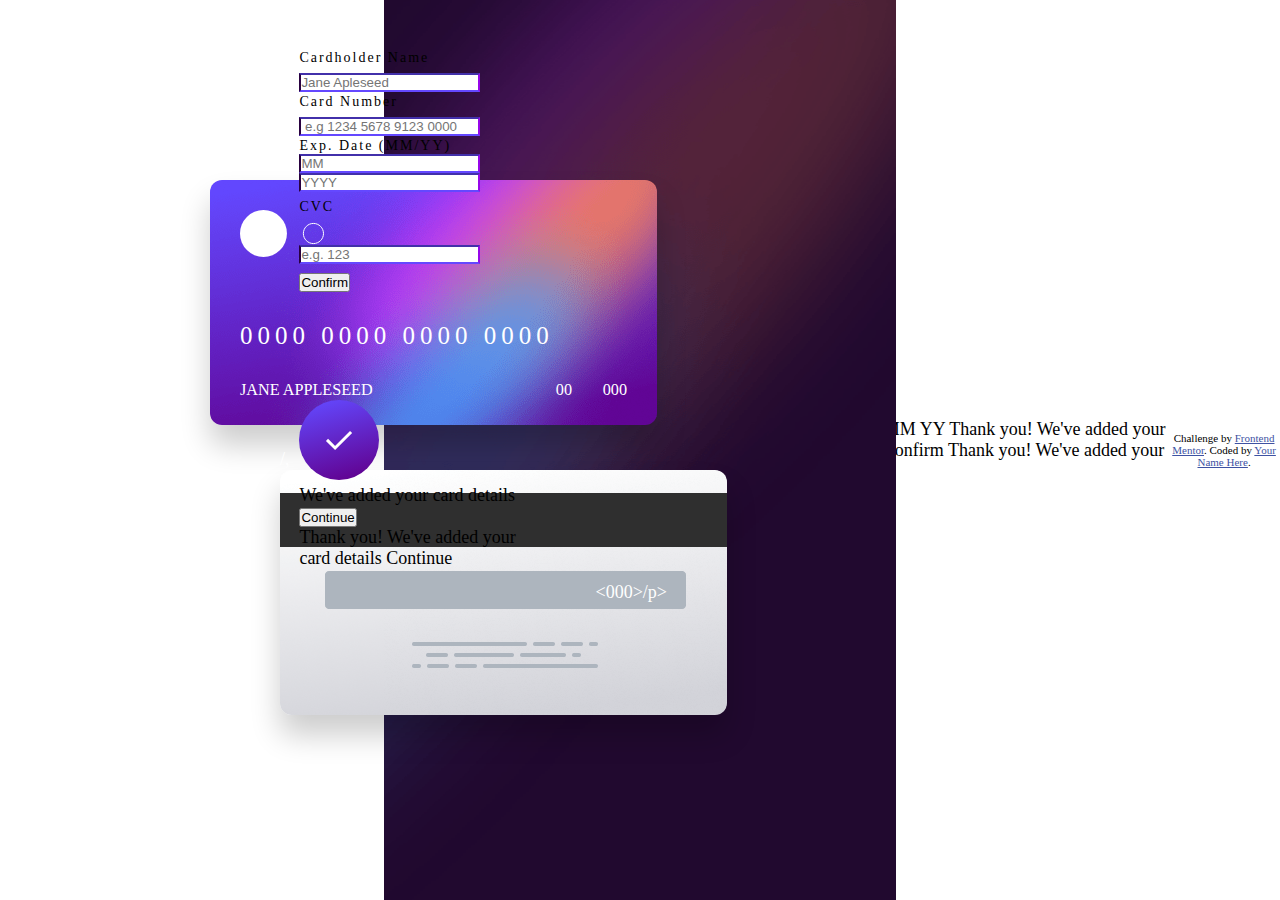
<file: index.html>
<!DOCTYPE html>
<html lang="en">
<head>
  <meta charset="UTF-8">
  <meta name="viewport" content="width=device-width, initial-scale=1.0"> <!-- displays site properly based on user's device -->

  <link rel="icon" type="image/png" sizes="32x32" href="./images/favicon-32x32.png">
  
  <title>Frontend Mentor | Interactive card details form</title>
  <link rel="stylesheet" href="main.css">

  <!-- Feel free to remove these styles or customise in your own stylesheet 👍 -->
  <style>
    .attribution { font-size: 11px; text-align: center; }
    .attribution a { color: hsl(228, 45%, 44%); }
  </style>
</head>
<body>

  <img src="images/bg-main-desktop.png" alt="" class="bg-img">
<img src="images/bg-main-mobile.png" alt="" class="bg-img-xs">

<div class="container">
<section class="card-display">

<div class="card-front">
  <img src="images/bg-card-front.png" alt="" class="card-front-img">
  <img src="images/card-logo.svg" alt="" class="card-logo">

  <p class="card-number-display">0000 0000 0000 0000</p>
  <p class="cardholder-display">Jane Appleseed</p>
  <p class="expiry-month-display">00</p>
  <p class="expiry-divider-display"></p>
  <p class="espiry-year-display">000</p>
   </div>

   <div class="card-back">
    /,<img src="images/bg-card-back.png" alt="" class="card-back-img">
    <p class="cvc-display"><000>/p>
  </section>

  <section class="card-details">
    <form action="/action_page.php" id="myform" name="myform">
    <label for="cardholder-name">Cardholder Name</label>
    <input
    id="cardholder-name"
    class="cardholder-name"
    type="text"
    name="cardholder-name"
    placeholder="Jane Apleseed"
    oninput="inputname()">
    <p id="errorMsg"></p>
    

  
<label for="card-number">Card Number</label>
    <input
    id="card-number"
    class="card-number"
    type="text"
    name="card-number"
    placeholder=" e.g 1234 5678 9123 0000"
    oninput="inputname()">
    <p id="card-num-error"></p>

    <div class="flex">

      <label for="expiry-date" class="expiry-date">
      Exp. Date (MM/YY) <br />

      <input
      class="expiry"
      type="text"
      date="expiry-date"
      placeholder="MM"
      oninput="inputMM()">

      <input
      class="expiry"
      type="text"
      name="expiry-date"
      placeholder="YYYY"
      oninput="inputYY()">

      <p id="expiry-error"></p>
      

</label>

<label for="cvc" class="cvc">
  CVC<br />
<input
class="cvc"
id="cvc"
type="text"
name="cvc"
placeholder="e.g. 123"
oninput="inputCvc()">
<p id="error-cvc"></p>

</label>

</div>
<button id="submit">Confirm </button>
</form>

<div id "thank-you" class="thank-you hidden">
  <img src="images/icon-complete.svg" alt="">
  <h2 id="thank-you-header"><Thank you!></h2>
<p>We've added your card details</p>
<button id="continue">Continue</button>
</div>
Thank you!
We've added your card details
Continue 
</section>
</div>

<input type="text">



</form>
      </section>
      Confirm



   /00







 Confirm
  MM
  YY

  
  Thank you!
  We've added your card details
  Continue 


  Confirm

  <!-- Completed state start -->

  Thank you!
  We've added your card details
  Continue
  
  <div class="attribution">
    Challenge by <a href="https://www.frontendmentor.io?ref=challenge" target="_blank">Frontend Mentor</a>. 
    Coded by <a href="#">Your Name Here</a>.
  </div>
</body>
</html>
</file>
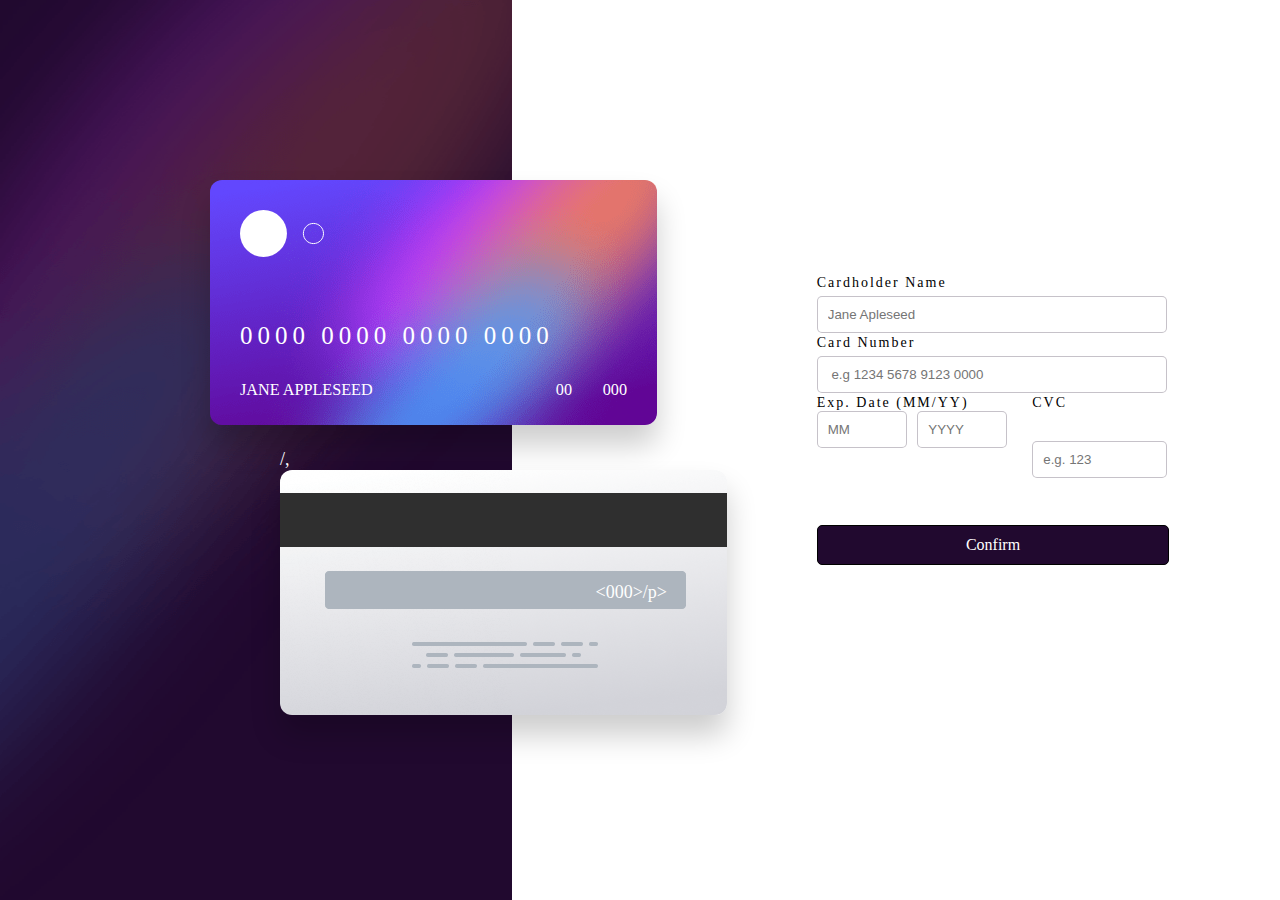
<file: site-21-11-main/index.html>
<!DOCTYPE html>
<html lang="en">
<head>
  <meta charset="UTF-8">
  <meta name="viewport" content="width=device-width, initial-scale=1.0"> <!-- displays site properly based on user's device -->

  <link rel="icon" type="image/png" sizes="32x32" href="./images/favicon-32x32.png">
  
  <title>Frontend Mentor | Interactive card details form</title>
  <link rel="stylesheet" href="main.css">

  <!-- Feel free to remove these styles or customise in your own stylesheet 👍 -->
  <style>
    .attribution { font-size: 11px; text-align: center; }
    .attribution a { color: hsl(228, 45%, 44%); }
  </style>
</head>
<body>

  <img src="images/bg-main-desktop.png" alt="" class="bg-img">
<img src="images/bg-main-mobile.png" alt="" class="bg-img-xs">

<div class="container">
<section class="card-display">

<div class="card-front">
  <img src="images/bg-card-front.png" alt="" class="card-front-img">
  <img src="images/card-logo.svg" alt="" class="card-logo">

  <p class="card-number-display">0000 0000 0000 0000</p>
  <p class="cardholder-display">Jane Appleseed</p>
  <p class="expiry-month-display">00</p>
  <p class="expiry-divider-display"></p>
  <p class="espiry-year-display">000</p>
   </div>

   <div class="card-back">
    /,<img src="images/bg-card-back.png" alt="" class="card-back-img">
    <p class="cvc-display"><000>/p>
  </section>

  <section class="card-details">
    <form action="/action_page.php" id="myform" name="myform">
    <label for="cardholder-name">Cardholder Name</label>
    <input
    id="cardholder-name"
    class="cardholder-name"
    type="text"
    name="cardholder-name"
    placeholder="Jane Apleseed"
    oninput="inputname()">
    <p id="errorMsg"></p>
    

  
<label for="card-number">Card Number</label>
    <input
    id="card-number"
    class="card-number"
    type="text"
    name="card-number"
    placeholder=" e.g 1234 5678 9123 0000"
    oninput="inputname()">
    <p id="card-num-error"></p>

    <div class="flex">

      <label for="expiry-date" class="expiry-date">
      Exp. Date (MM/YY) <br />

      <input
      class="expiry"
      type="text"
      date="expiry-date"
      placeholder="MM"
      oninput="inputMM()">

      <input
      class="expiry"
      type="text"
      name="expiry-date"
      placeholder="YYYY"
      oninput="inputYY()">

      <p id="expiry-error"></p>
      

</label>

<label for="cvc" class="cvc">
  CVC<br />
<input
class="cvc"
id="cvc"
type="text"
name="cvc"
placeholder="e.g. 123"
oninput="inputCvc()">
<p id="error-cvc"></p>

</label>

</div>
<button id="submit">Confirm </button>
</form>

  <div id="thank-you" class="thank-you hidden">
  <img src="images/icon-complete.svg" alt="">
  <h2 id="thank-you-header">Thank you!</h2>
  <p>We've added your card details</p>
  <button id="continue">Continue</button>
  </div>
   

</section>
</div>




<script src="script.js"></script>
</body>
</html>
</file>
<file: main.css>
:root{--debug: 1px solid red}

*{
    box-sizing: border-box;
    margin: 0;
    padding: 0;

}

body{
    height: 100vh;
    position: relative;
    display: flex;
    align-items: center;
    justify-content: center;
    font-size: 18px;
}

.bg-img{
    position: absolute;
    width: 40%;
    height: 100%;
}

.bg-img-xs{display: none;}

.container{
    position: relative;
    max-width: 1440px;
    width: 100%;
    margin: auto;
    height: 800px;
    display: flex;
}

.card-display{
    flex: 0 1 600px;
    position: relative;
    color: hsl(0, 0%, 100%);
    flex: 1 0 auto;

}

.card-details{
    position: relative;
    flex: 0 1 45%;
}

.card-front, .card-back{
    position: absolute;
    width: fit-content;
}

.card-front-img, .card-back-img{
    border-radius: 12px;
    box-shadow: rgba(0,0,0,0.2) 0px 20px 30px;

}

.card-front{left: 210px; top: 130px;}
.card-back{left: 280px; bottom: 130px;}


.card-logo, .card-number-display, 
.cardholder-display, .expiry-month-display,
.espiry-year-display, .expiry-divider-display{
    position: absolute;
}


.card-logo{
    position: absolute;
    top: 30px;
    left: 30px;
    z-index: 3;
}

.card-number-display{
    bottom: 80px;
    left: 30px;
    font-size: 25px;
    letter-spacing: 5px;
}

.cardholder-display{
    bottom: 30px;
    left: 30px;
    font-size: 0.9em;
    text-transform: uppercase;
}

.expiry-month-display{
    bottom: 30px;
    right: 85px;
    font-size: 0.9em;
}

.espiry-year-display{
    bottom: 30px;
    right: 30px;
    font-size: 0.9em;
}

.cvc-display{
    position: absolute;
    right: 60px;
    bottom: 117px;
}


form{
    height: 350px;

}

label{
    display: block;
    font-size: 14px;
    font-weight: 500;
    margin-bottom: 5px;
    letter-spacing: 2px;
}

label .card-number, label .expiry-date, label .cvc{
    margin-top: 30px;
}

input{
    outline: 0px solid hsl(249, 99%, 64%);
    border-top-color: hsl(249, 99%, 64%);
    border-right-color: hsl(278, 94%, 30%);
    border-bottom-color: hsl(249, 99%, 64%);
    border-left-color: hsl(278, 94%, 30%);
}

input::placeholder{font-weight: 300;}

#errorMsg,#card-num-error,#expiry-error,#error-cvc{
    color: hsl(0, 0%, 100%);
    font-size: 12px;
    font-weight: 500;
    padding-top: 2px;
    padding-left: 2px;
}
</file>
<file: site-21-11-main/main.css>
:root{--debug: 1px solid red}

*{
    box-sizing: border-box;
    margin: 0;
    padding: 0;

}

body{
    height: 100vh;
    position: relative;
    display: flex;
    align-items: center;
    
    font-size: 18px;
}

.bg-img{
    position: absolute;
    width: 40%;
    height: 100%;
}

.bg-img-xs{display: none;}

.container{
    position: relative;
    max-width: 1440px;
    width: 100%;
    margin: auto;
    height: 800px;
    display: flex;
}

.card-display{
    flex: 0 1 600px;
    position: relative;
    color: hsl(0, 0%, 100%);
    flex: 1 0 auto;

}

.card-details{
    position: relative;
    flex: 0 1 45%;
}

.card-front, .card-back{
    position: absolute;
    width: fit-content;
}

.card-front-img, .card-back-img{
    border-radius: 12px;
    box-shadow: rgba(0,0,0,0.2) 0px 20px 30px;

}

.card-front{left: 210px; top: 130px;}
.card-back{left: 280px; bottom: 130px;}


.card-logo, .card-number-display, 
.cardholder-display, .expiry-month-display,
.espiry-year-display, .expiry-divider-display{
    position: absolute;
}


.card-logo{
    position: absolute;
    top: 30px;
    left: 30px;
    z-index: 3;
}

.card-number-display{
    bottom: 80px;
    left: 30px;
    font-size: 25px;
    letter-spacing: 5px;
}

.cardholder-display{
    bottom: 30px;
    left: 30px;
    font-size: 0.9em;
    text-transform: uppercase;
}

.expiry-month-display{
    bottom: 30px;
    right: 85px;
    font-size: 0.9em;
}

.espiry-year-display{
    bottom: 30px;
    right: 30px;
    font-size: 0.9em;
}
.expiry-divider-display{
    bottom: 30px;
    right: 75px;
    font-size: 0.9em
}
.cvc-display{
    position: absolute;
    right: 60px;
    bottom: 117px;
}


form{
    height: 350px;

}

label{
    display: block;
    font-size: 14px;
    font-weight: 500;
    margin-bottom: 5px;
    letter-spacing: 2px;
}

label .card-number, label .expiry-date, label .cvc{
    margin-top: 30px;
}
input{
    width: 350px;
    padding: 10px 10px;
    border: 1px solid hsla(279, 6%, 55%, 0.5);
    border-radius: 5px;
    cursor: pointer;
}

input:focus{
    outline: 0px solid hsl(249, 99%, 64%);
    border-top-color: hsl(249, 99%, 64%);
    border-right-color: hsl(278, 94%, 30%);
    border-bottom-color: hsl(249, 99%, 64%);
    border-left-color: hsl(278, 94%, 30%);
}

input::placeholder{font-weight: 300;}

#errorMsg, #card-num-error, #expiry-error, #error-cvc{
    color: hsl(0, 0%, 100%);
    font-size: 12px;
    font-weight: 500;
    padding-top: 2px;
    padding-left: 2px;
}

#expiry-error,#error-cvc{
    letter-spacing: 1px;

}

.flex{
    display: flex;
    gap: 20px;
    margin-bottom: 40px;
}

.flex .expiry{
    width: 90px;
    margin-right: 5px;
}

.flex .cvc{
    width: 135px;
}

input .expiry, input .cvc{margin-top: 5px;}
.card-details{
    display: flex;
    align-items: center;
    justify-content: center;
}


button{
    all: unset;
    text-align: center;
    border: 1px solid black;
    width: 100%;
    border-radius: 5px;
    padding: 10px 0;
    font-size: 16px;
    background-color: hsl(278, 68%, 11%);
    color: hsl(0, 0%, 100%);
    cursor: pointer;
    transition: background-color 0.2s ease.in;
}

button:hover{
    background-color: hsl(278, 68%, 11%, 0.8);
}

.hidden{display: none;}


@media screen and (max-width: 1024px) {

    .card-front{left: 75px;}
    .card-back{left: 140px}

}


@media screen and (max-width: 768px;){

    body{
        flex-direction: column;

    }
    .container{flex-direction: column;}
    .bg-img{display: none;}
    .bg-img-xs{display: block;position: absolute;
    width: 100%; height: 300px;}


.card-front{top: 100px ; z-index: 5;}
.card-back{top: 0px ; left: 300px;}

.card-front-img, .card-back-img{max-width: 400px; width: 100%;}
.cvc-display{top: 97px; bottom: 0; right: 45px;}
.card-details{position: relative; flex: 0 1 50%;}
}


@media screen and (max-width: 425px;) {

    .bg-img-xs{height:250px}
    .card-back-img, .card-front-img{max-width:300px;}
    .card-back{left: 100px;}
    .card-front{top: 100px ; left: 30px; }
    .card-number-display{font-size: 14px; bottom: 60px; letter-spacing: 4px}
    .cardholder-display{font-size: 12px;}
    .expiry-month-display,.expiry-year-display,.expiry-divider-display, .{
        font-size: 12px;
    }
    .espiry-year-display{right: 38px;}
    .cvc-display{font-size:12px;}
    .cvc-display{bottom: unset; top: 75px; right: 38px;}
    .card-details{position: relative; flex: 0 1 65%;}
}
</file>
